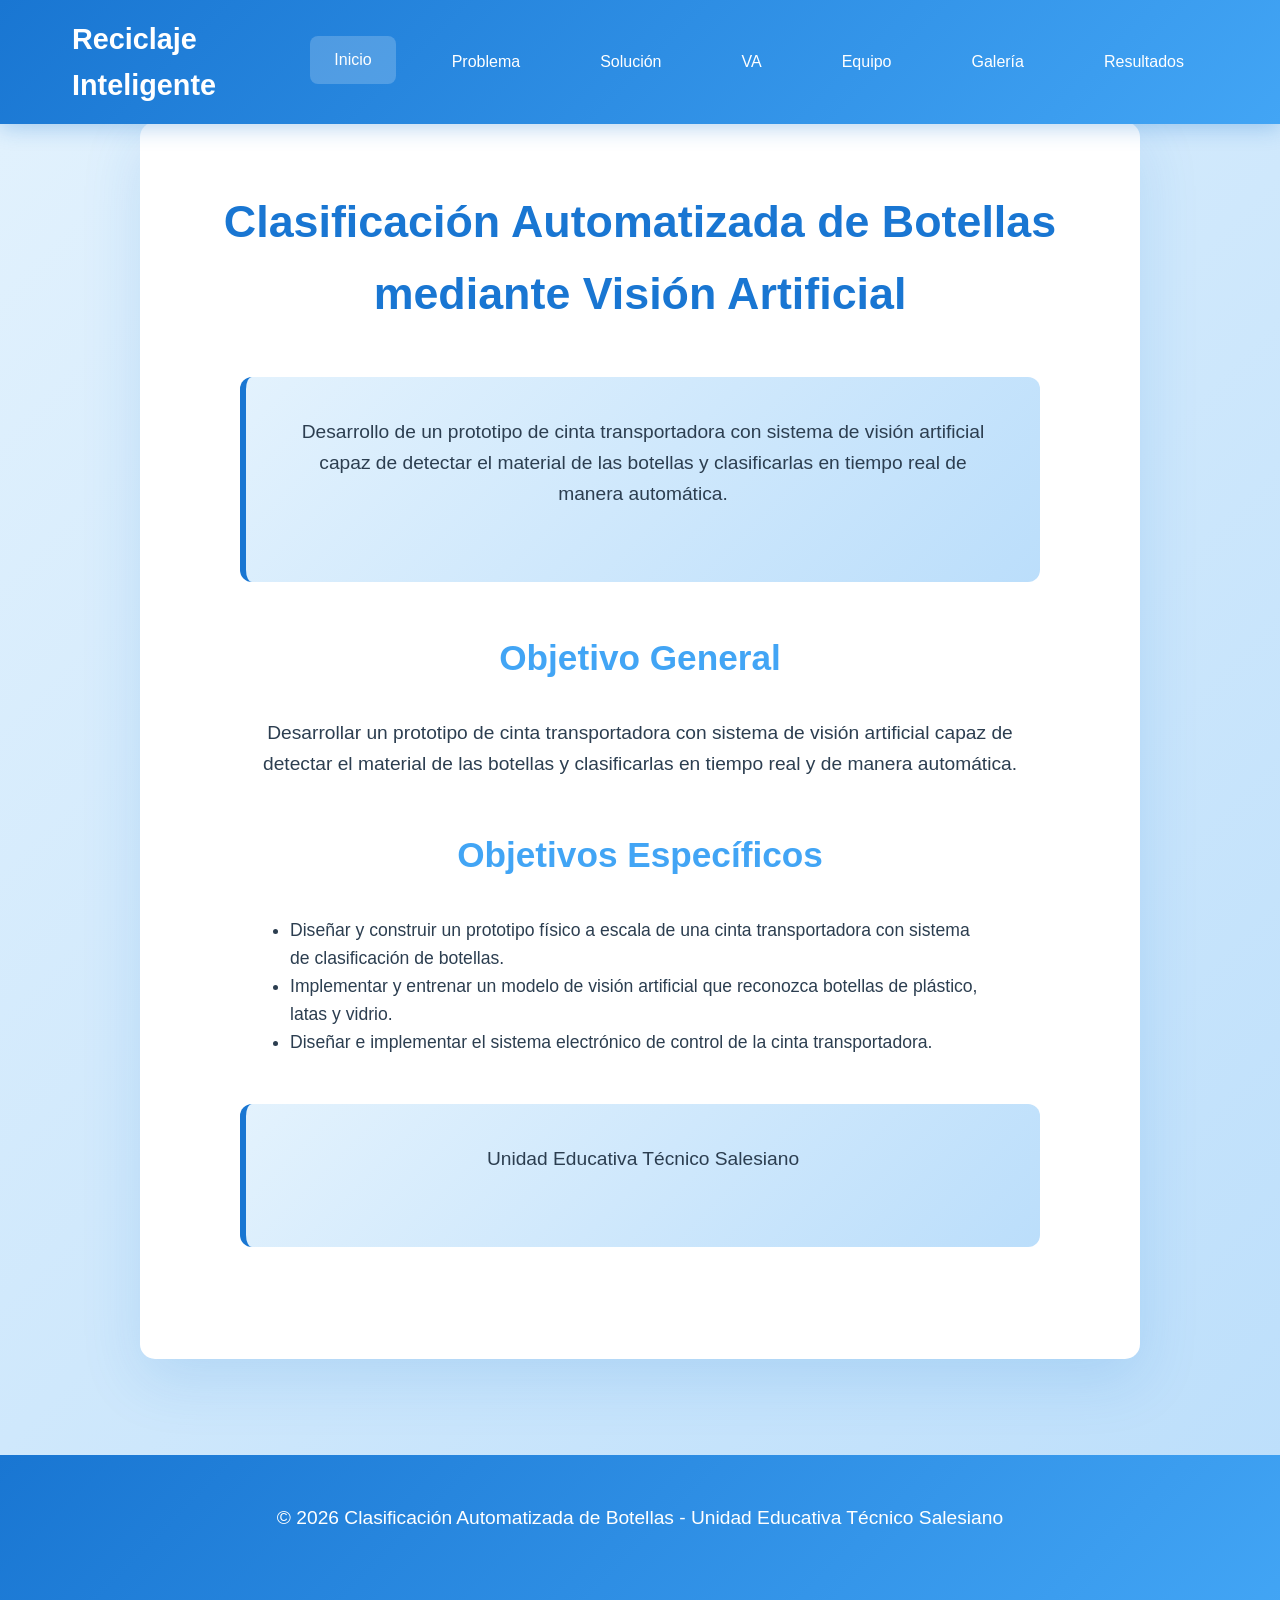
<file: index.html>
<!DOCTYPE html>
<html lang="es">
<head>
    <meta charset="UTF-8">
    <meta name="viewport" content="width=device-width, initial-scale=1.0">
    <title>Clasificación Botellas VA</title>
    <link rel="stylesheet" href="estilos.css">
</head>
<body>
    <header>
        <div class="header-content">
            <div class="logo">Reciclaje Inteligente</div>
            <nav>
                <a href="index.html" class="active">Inicio</a>
                <a href="problema.html">Problema</a>
                <a href="solucion.html">Solución</a>
                <a href="vision-artificial.html">VA</a>
                <a href="equipo.html">Equipo</a>
                <a href="galeria.html">Galería</a>
                <a href="resultados.html">Resultados</a>
            </nav>
        </div>
    </header>

    <main>
        <div class="container">
            <div class="content">
                <h1>Clasificación Automatizada de Botellas mediante Visión Artificial</h1>
                
                <div class="highlight">
                    <p>Desarrollo de un prototipo de cinta transportadora con sistema de visión artificial capaz de detectar el material de las botellas y clasificarlas en tiempo real de manera automática.</p>
                </div>

                <h2>Objetivo General</h2>
                <p>Desarrollar un prototipo de cinta transportadora con sistema de visión artificial capaz de detectar el material de las botellas y clasificarlas en tiempo real y de manera automática.</p>

                <h2>Objetivos Específicos</h2>
                <ul style="text-align: left; max-width: 700px; margin: 0 auto 3rem; font-size: 1.1rem;">
                    <li>Diseñar y construir un prototipo físico a escala de una cinta transportadora con sistema de clasificación de botellas.</li>
                    <li>Implementar y entrenar un modelo de visión artificial que reconozca botellas de plástico, latas y vidrio.</li>
                    <li>Diseñar e implementar el sistema electrónico de control de la cinta transportadora.</li>
                </ul>

                <div class="highlight">
                    <p>Unidad Educativa Técnico Salesiano</p>
                </div>
            </div>
        </div>
    </main>

    <footer>
        <div class="footer-content">
            <p>&copy; 2026 Clasificación Automatizada de Botellas - Unidad Educativa Técnico Salesiano</p>
        </div>
    </footer>

    <button class="scroll-top" onclick="scrollToTop()">↑</button>

    <script>
        window.addEventListener('scroll', () => {
            document.querySelector('.scroll-top').style.display = window.pageYOffset > 300 ? 'block' : 'none';
        });

        function scrollToTop() {
            window.scrollTo({ top: 0, behavior: 'smooth' });
        }
    </script>
</body>
</html>
</file>
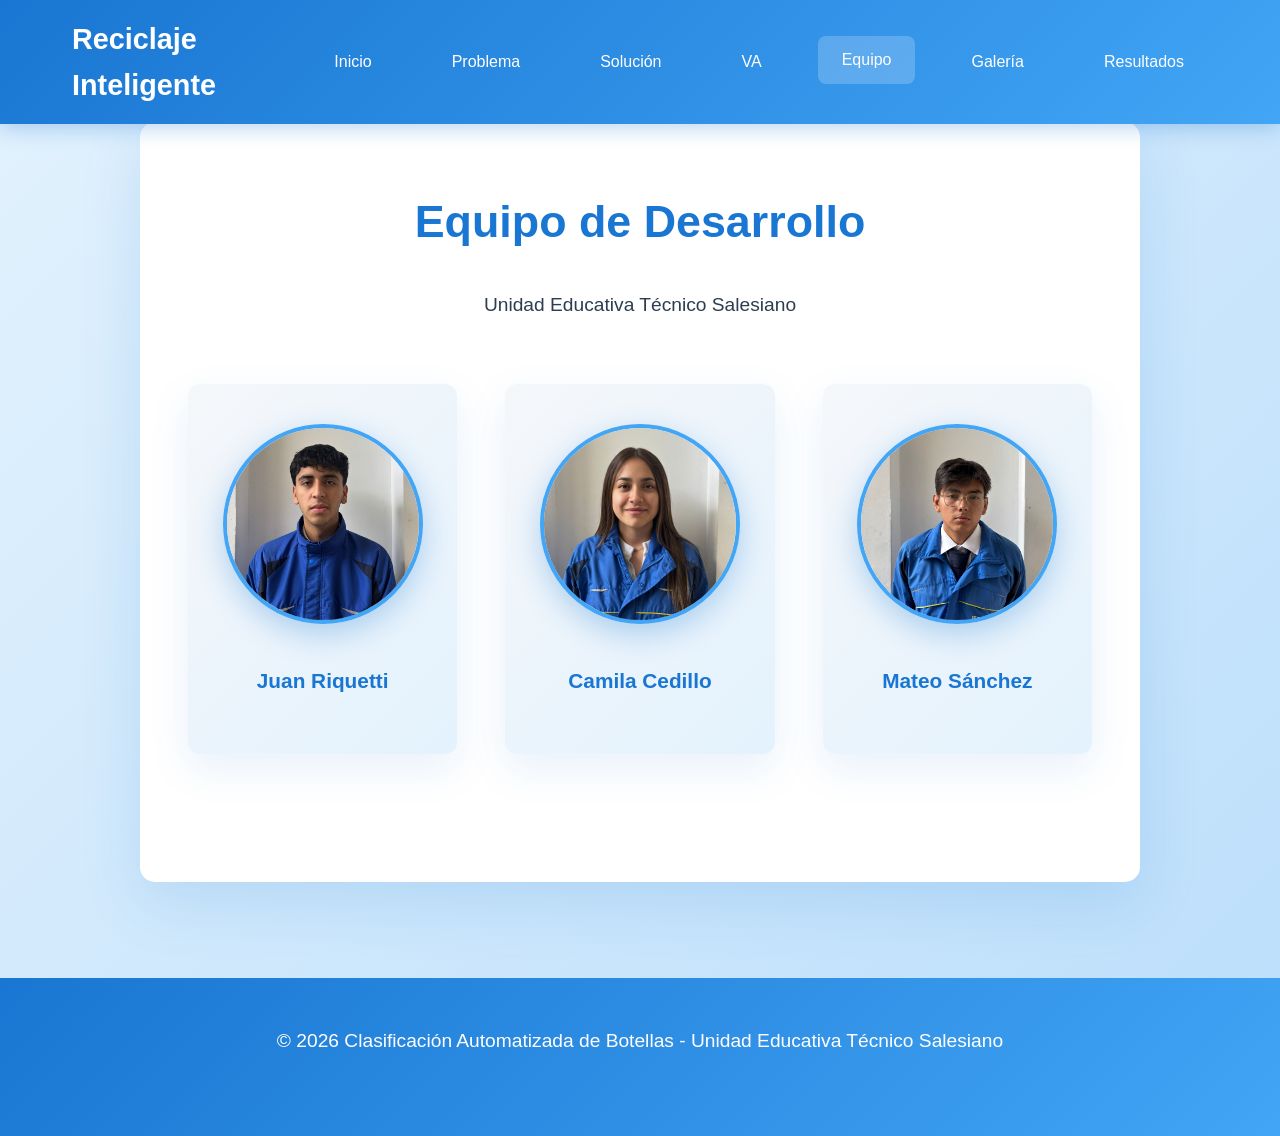
<file: equipo.html>
<!DOCTYPE html>
<html lang="es">
<head>
    <meta charset="UTF-8">
    <meta name="viewport" content="width=device-width, initial-scale=1.0">
    <title>Clasificación Botellas VA</title>
    <link rel="stylesheet" href="estilos.css">
</head>
<body>
    <header>
        <div class="header-content">
            <div class="logo">Reciclaje Inteligente</div>
            <nav>
                <a href="index.html">Inicio</a>
                <a href="problema.html">Problema</a>
                <a href="solucion.html">Solución</a>
                <a href="vision-artificial.html">VA</a>
                <a href="equipo.html" class="active">Equipo</a>
                <a href="galeria.html">Galería</a>
                <a href="resultados.html">Resultados</a>
            </nav>
        </div>
    </header>

    <main>
        <div class="container">
            <div class="content">
                <h1>Equipo de Desarrollo</h1>
                
                <p>Unidad Educativa Técnico Salesiano</p>

                <div class="team-grid" style="grid-template-columns: repeat(3, 1fr);">
                    <div class="team-member">
                        <img src="Juan.jpeg" alt="Juan" class="member-avatar">
                        <h3>Juan Riquetti</h3>
                    </div>
                    <div class="team-member">
                        <img src="Camila.jpeg" alt="Camila" class="member-avatar">
                        <h3>Camila Cedillo</h3>
                    </div>
                    <div class="team-member">
                        <img src="Mateo.jpeg" alt="Mateo" class="member-avatar">
                        <h3>Mateo Sánchez</h3>
                    </div>
                </div>
            </div>
        </div>
    </main>

    <footer>
        <div class="footer-content">
            <p>&copy; 2026 Clasificación Automatizada de Botellas - Unidad Educativa Técnico Salesiano</p>
        </div>
    </footer>

    <button class="scroll-top" onclick="scrollToTop()">↑</button>

    <script>
        window.addEventListener('scroll', () => {
            document.querySelector('.scroll-top').style.display = window.pageYOffset > 300 ? 'block' : 'none';
        });

        function scrollToTop() {
            window.scrollTo({ top: 0, behavior: 'smooth' });
        }
    </script>
</body>
</html>
</file>
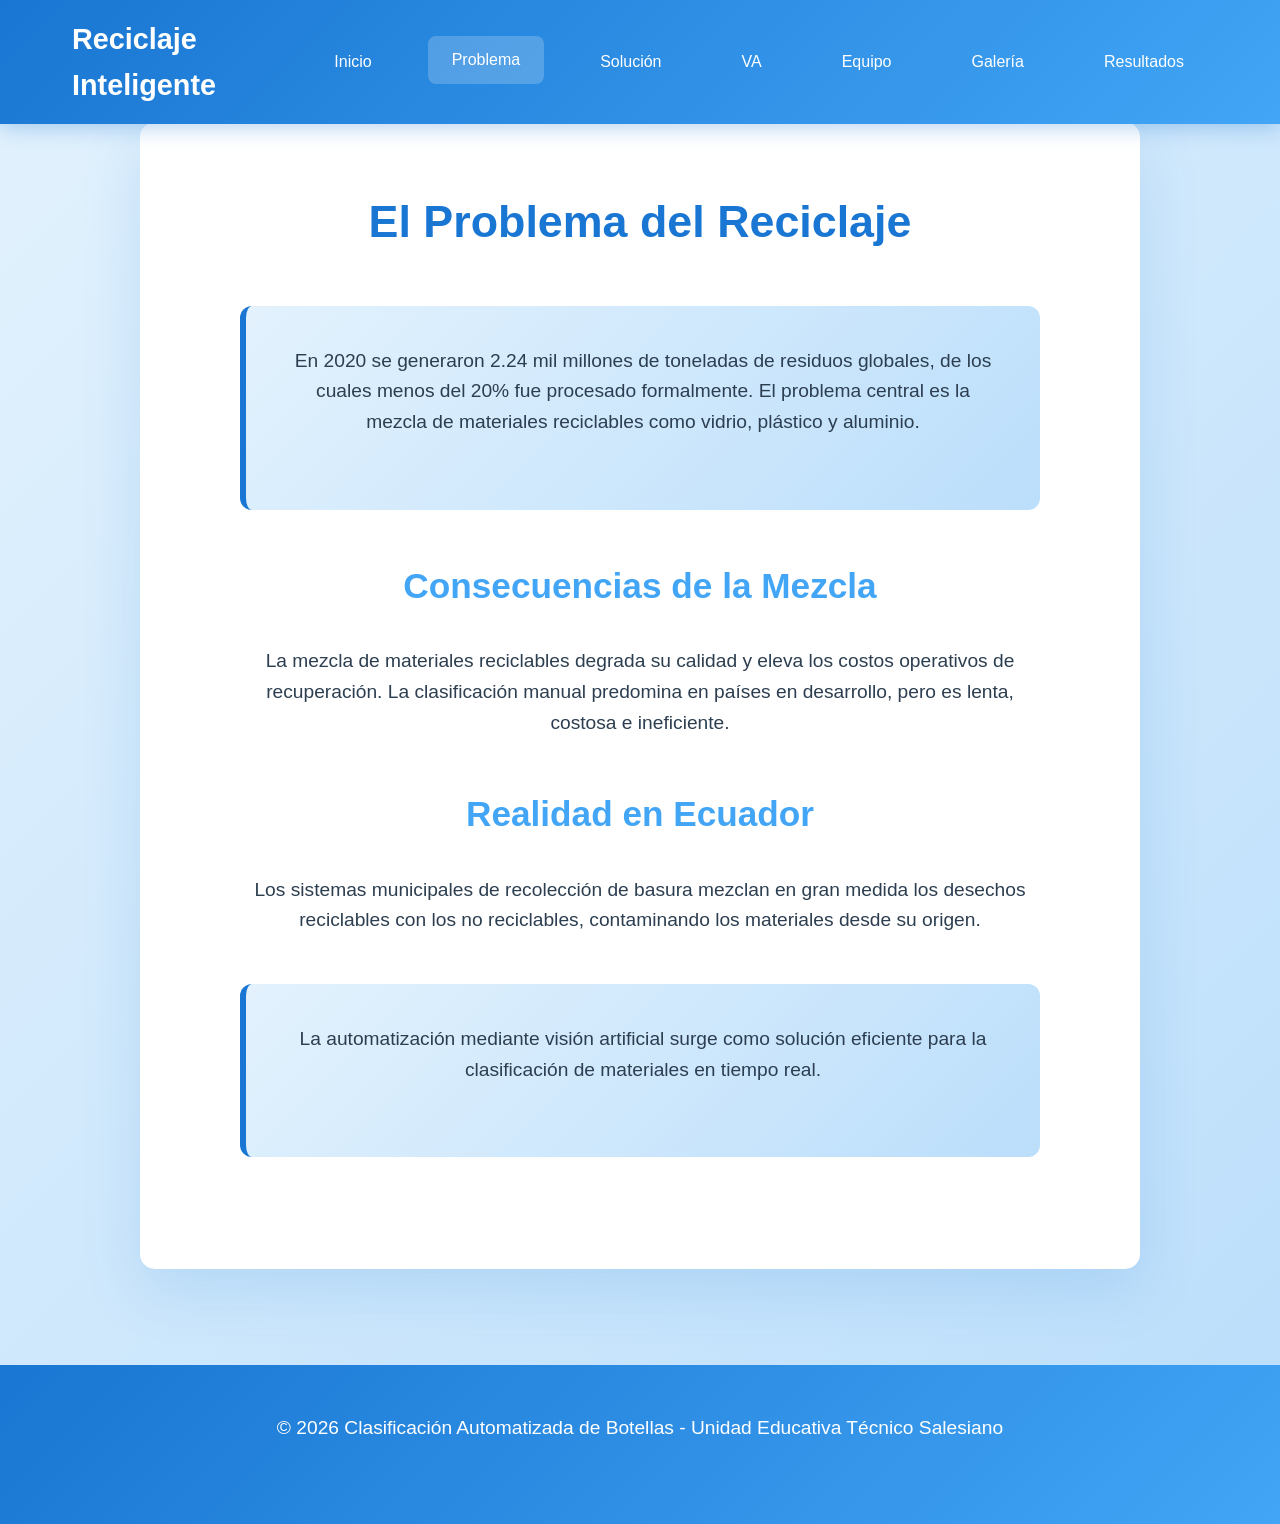
<file: problema.html>
<!DOCTYPE html>
<html lang="es">
<head>
    <meta charset="UTF-8">
    <meta name="viewport" content="width=device-width, initial-scale=1.0">
    <title>Clasificación Botellas VA</title>
    <link rel="stylesheet" href="estilos.css">
</head>
<body>
    <header>
        <div class="header-content">
            <div class="logo">Reciclaje Inteligente</div>
            <nav>
                <a href="index.html">Inicio</a>
                <a href="problema.html" class="active">Problema</a>
                <a href="solucion.html">Solución</a>
                <a href="vision-artificial.html">VA</a>
                <a href="equipo.html">Equipo</a>
                <a href="galeria.html">Galería</a>
                <a href="resultados.html">Resultados</a>
            </nav>
        </div>
    </header>

    <main>
        <div class="container">
            <div class="content">
                <h1>El Problema del Reciclaje</h1>
                
                <div class="highlight">
                    <p>En 2020 se generaron 2.24 mil millones de toneladas de residuos globales, de los cuales menos del 20% fue procesado formalmente. El problema central es la mezcla de materiales reciclables como vidrio, plástico y aluminio.</p>
                </div>

                <h2>Consecuencias de la Mezcla</h2>
                <p>La mezcla de materiales reciclables degrada su calidad y eleva los costos operativos de recuperación. La clasificación manual predomina en países en desarrollo, pero es lenta, costosa e ineficiente.</p>

                <h2>Realidad en Ecuador</h2>
                <p>Los sistemas municipales de recolección de basura mezclan en gran medida los desechos reciclables con los no reciclables, contaminando los materiales desde su origen.</p>

                <div class="highlight">
                    <p>La automatización mediante visión artificial surge como solución eficiente para la clasificación de materiales en tiempo real.</p>
                </div>
            </div>
        </div>
    </main>

    <footer>
        <div class="footer-content">
            <p>&copy; 2026 Clasificación Automatizada de Botellas - Unidad Educativa Técnico Salesiano</p>
        </div>
    </footer>

    <button class="scroll-top" onclick="scrollToTop()">↑</button>

    <script>
        window.addEventListener('scroll', () => {
            document.querySelector('.scroll-top').style.display = window.pageYOffset > 300 ? 'block' : 'none';
        });

        function scrollToTop() {
            window.scrollTo({ top: 0, behavior: 'smooth' });
        }
    </script>
</body>
</html>
</file>
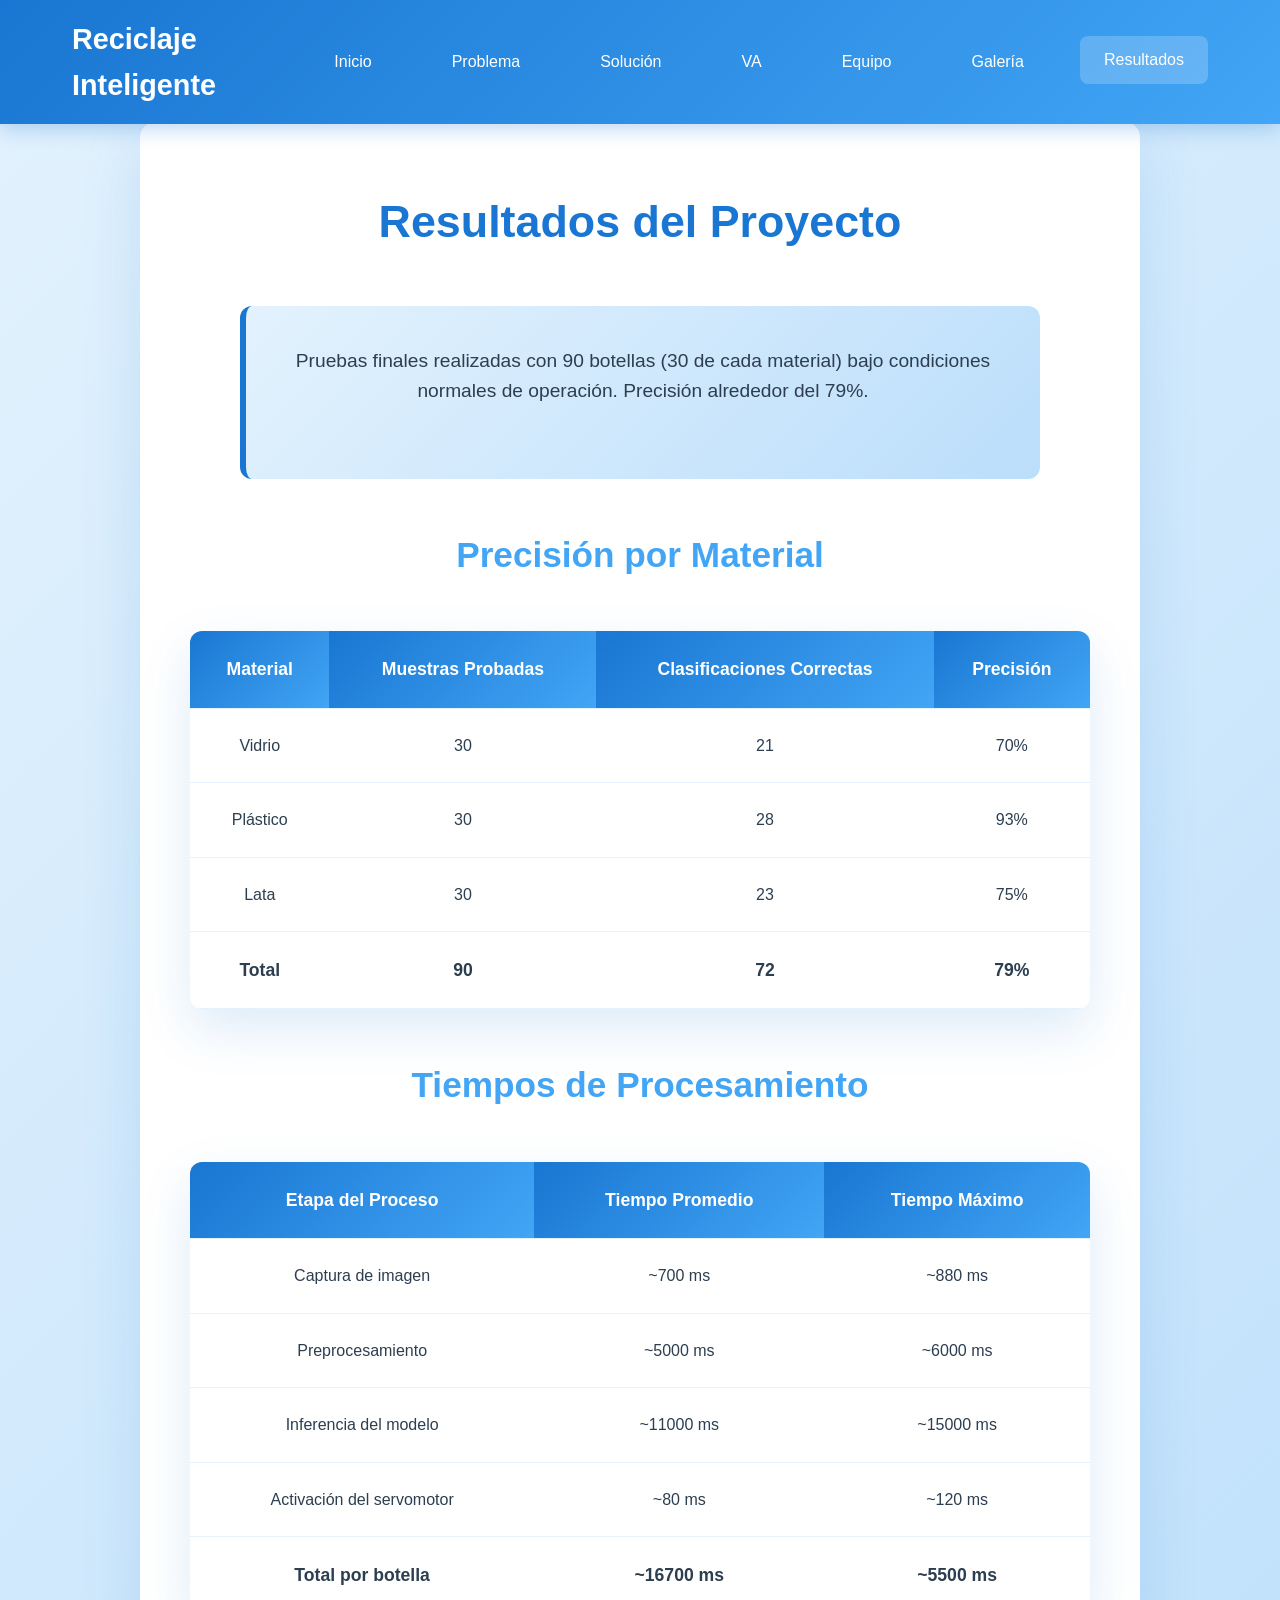
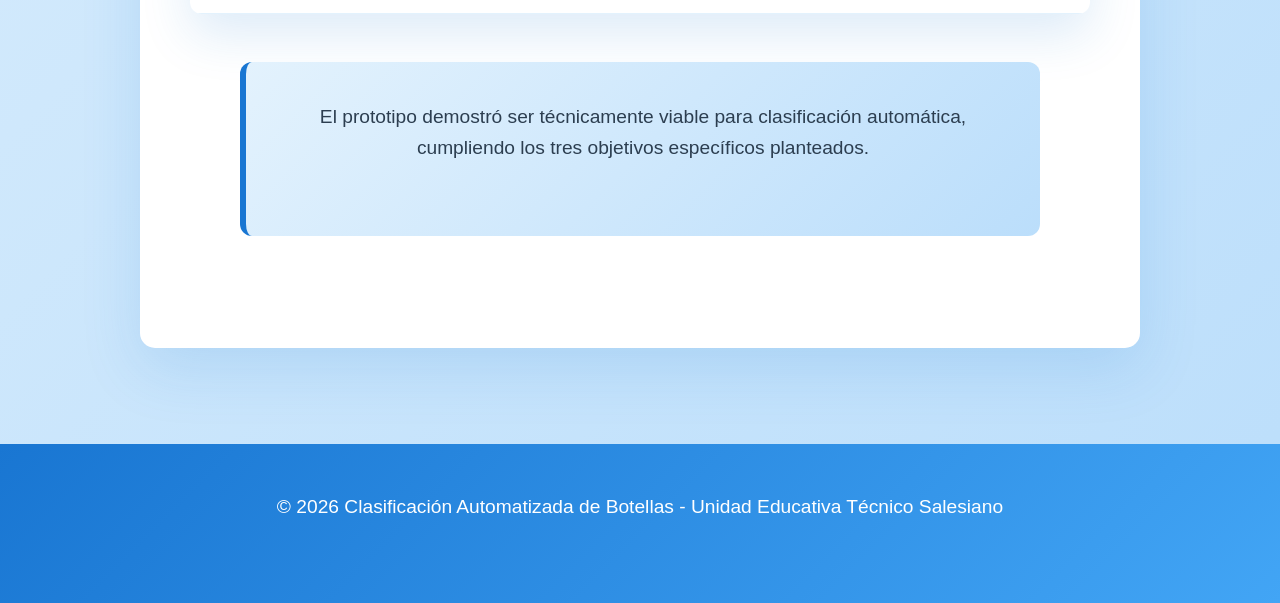
<file: resultados.html>
<!DOCTYPE html>
<html lang="es">
<head>
    <meta charset="UTF-8">
    <meta name="viewport" content="width=device-width, initial-scale=1.0">
    <title>Clasificación Botellas VA</title>
    <link rel="stylesheet" href="estilos.css">
</head>
<body>
    <header>
        <div class="header-content">
            <div class="logo">Reciclaje Inteligente</div>
            <nav>
                <a href="index.html">Inicio</a>
                <a href="problema.html">Problema</a>
                <a href="solucion.html">Solución</a>
                <a href="vision-artificial.html">VA</a>
                <a href="equipo.html">Equipo</a>
                <a href="galeria.html">Galería</a>
                <a href="resultados.html" class="active">Resultados</a>
            </nav>
        </div>
    </header>

    <main>
        <div class="container">
            <div class="content">
                <h1>Resultados del Proyecto</h1>
                
                <div class="highlight">
                    <p>Pruebas finales realizadas con 90 botellas (30 de cada material) bajo condiciones normales de operación. Precisión alrededor del 79%.</p>
                </div>

                <h2>Precisión por Material</h2>
                <table>
                    <thead>
                        <tr>
                            <th>Material</th>
                            <th>Muestras Probadas</th>
                            <th>Clasificaciones Correctas</th>
                            <th>Precisión</th>
                        </tr>
                    </thead>
                    <tbody>
                        <tr>
                            <td>Vidrio</td>
                            <td>30</td>
                            <td>21</td>
                            <td>70%</td>
                        </tr>
                        <tr>
                            <td>Plástico</td>
                            <td>30</td>
                            <td>28</td>
                            <td>93%</td>
                        </tr>
                        <tr>
                            <td>Lata</td>
                            <td>30</td>
                            <td>23</td>
                            <td>75%</td>
                        </tr>
                        <tr>
                            <td><strong>Total</strong></td>
                            <td><strong>90</strong></td>
                            <td><strong>72</strong></td>
                            <td><strong>79%</strong></td>
                        </tr>
                    </tbody>
                </table>

                <h2>Tiempos de Procesamiento</h2>
                <table>
                    <thead>
                        <tr>
                            <th>Etapa del Proceso</th>
                            <th>Tiempo Promedio</th>
                            <th>Tiempo Máximo</th>
                        </tr>
                    </thead>
                    <tbody>
                        <tr>
                            <td>Captura de imagen</td>
                            <td>~700 ms</td>
                            <td>~880 ms</td>
                        </tr>
                        <tr>
                            <td>Preprocesamiento</td>
                            <td>~5000 ms</td>
                            <td>~6000 ms</td>
                        </tr>
                        <tr>
                            <td>Inferencia del modelo</td>
                            <td>~11000 ms</td>
                            <td>~15000 ms</td>
                        </tr>
                        <tr>
                            <td>Activación del servomotor</td>
                            <td>~80 ms</td>
                            <td>~120 ms</td>
                        </tr>
                        <tr>
                            <td><strong>Total por botella</strong></td>
                            <td><strong>~16700 ms</strong></td>
                            <td><strong>~5500 ms</strong></td>
                        </tr>
                    </tbody>
                </table>

                <div class="highlight">
                    <p>El prototipo demostró ser técnicamente viable para clasificación automática, cumpliendo los tres objetivos específicos planteados.</p>
                </div>
            </div>
        </div>
    </main>

    <footer>
        <div class="footer-content">
            <p>&copy; 2026 Clasificación Automatizada de Botellas - Unidad Educativa Técnico Salesiano</p>
        </div>
    </footer>

    <button class="scroll-top" onclick="scrollToTop()">↑</button>

    <script>
        window.addEventListener('scroll', () => {
            document.querySelector('.scroll-top').style.display = window.pageYOffset > 300 ? 'block' : 'none';
        });

        function scrollToTop() {
            window.scrollTo({ top: 0, behavior: 'smooth' });
        }
    </script>
</body>
</html>
</file>
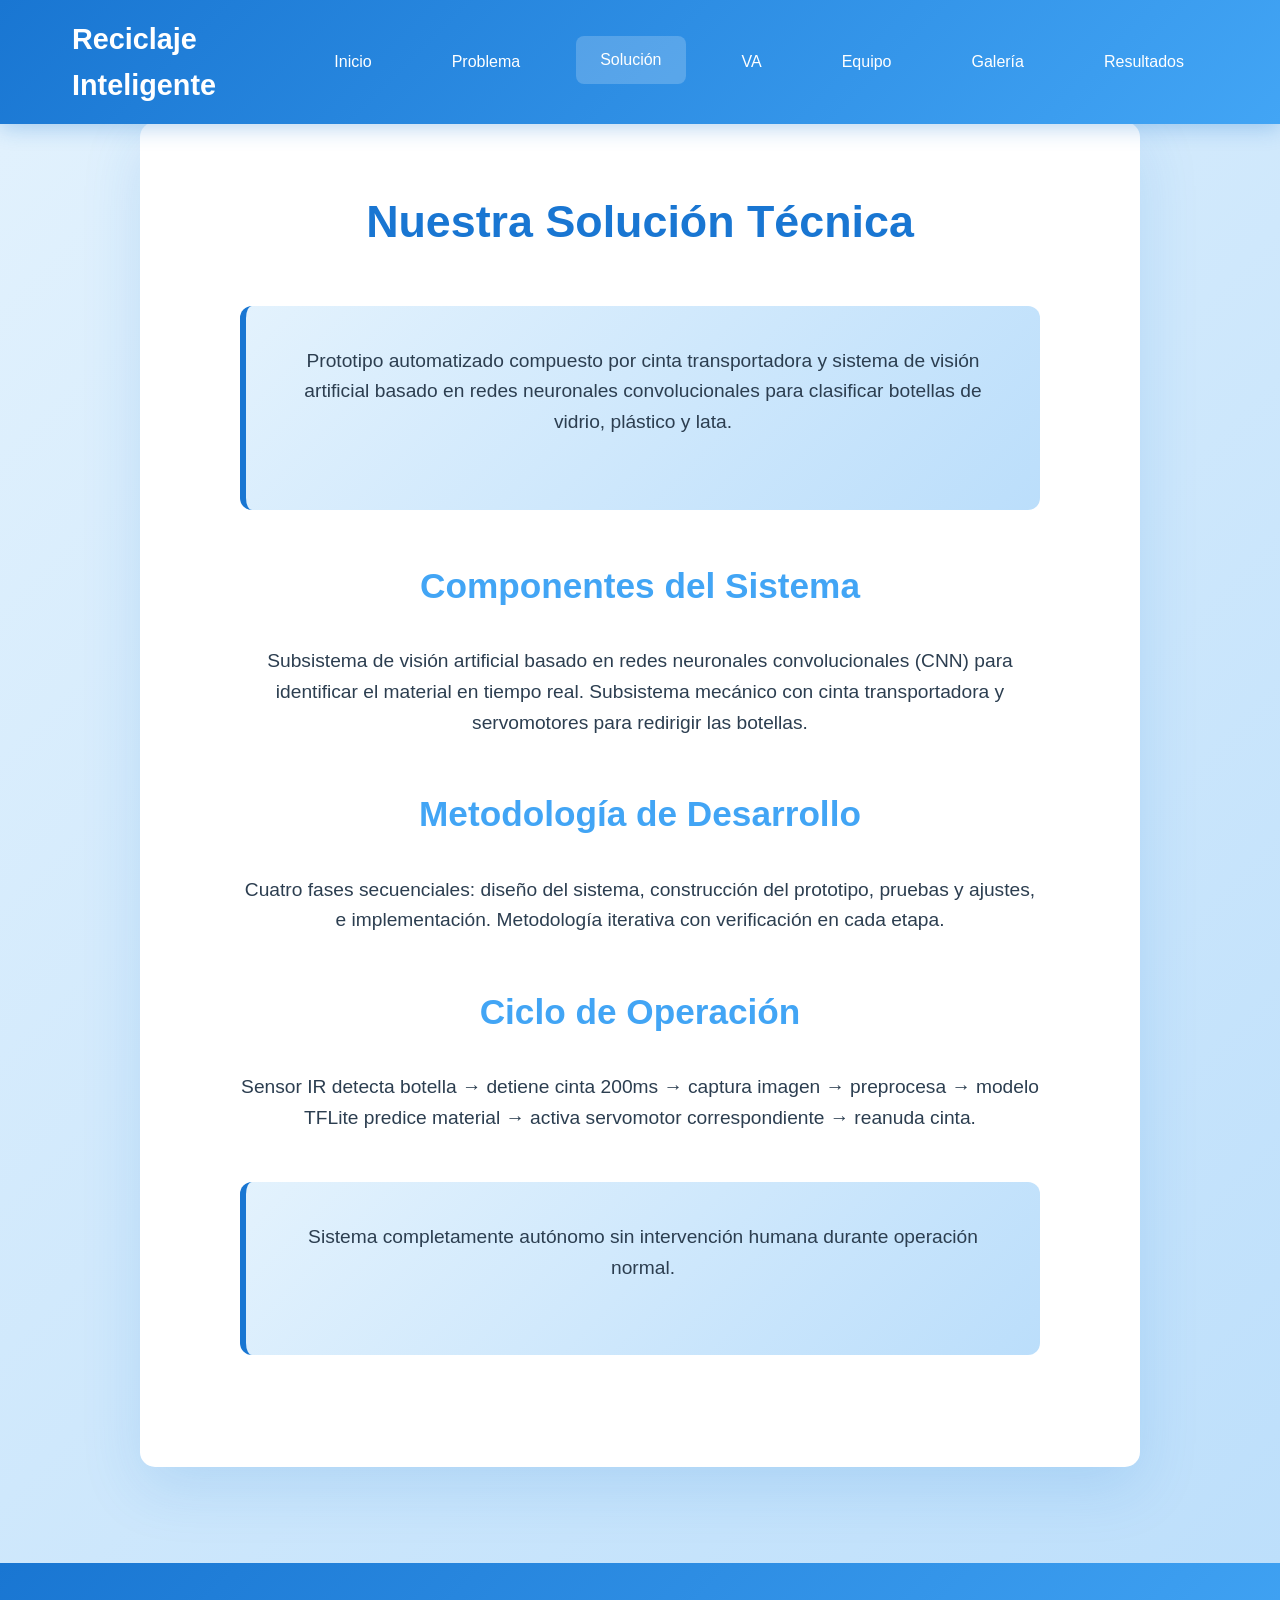
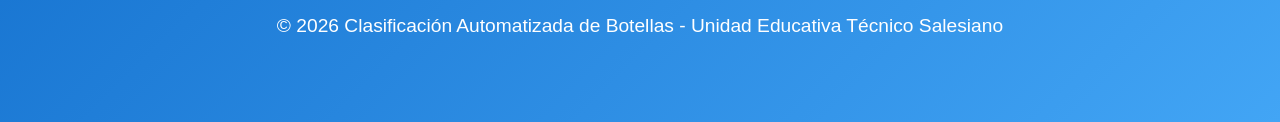
<file: solucion.html>
<!DOCTYPE html>
<html lang="es">
<head>
    <meta charset="UTF-8">
    <meta name="viewport" content="width=device-width, initial-scale=1.0">
    <title>Clasificación Botellas VA</title>
    <link rel="stylesheet" href="estilos.css">
</head>
<body>
    <header>
        <div class="header-content">
            <div class="logo">Reciclaje Inteligente</div>
            <nav>
                <a href="index.html">Inicio</a>
                <a href="problema.html">Problema</a>
                <a href="solucion.html" class="active">Solución</a>
                <a href="vision-artificial.html">VA</a>
                <a href="equipo.html">Equipo</a>
                <a href="galeria.html">Galería</a>
                <a href="resultados.html">Resultados</a>
            </nav>
        </div>
    </header>

    <main>
        <div class="container">
            <div class="content">
                <h1>Nuestra Solución Técnica</h1>
                
                <div class="highlight">
                    <p>Prototipo automatizado compuesto por cinta transportadora y sistema de visión artificial basado en redes neuronales convolucionales para clasificar botellas de vidrio, plástico y lata.</p>
                </div>

                <h2>Componentes del Sistema</h2>
                <p>Subsistema de visión artificial basado en redes neuronales convolucionales (CNN) para identificar el material en tiempo real. Subsistema mecánico con cinta transportadora y servomotores para redirigir las botellas.</p>

                <h2>Metodología de Desarrollo</h2>
                <p>Cuatro fases secuenciales: diseño del sistema, construcción del prototipo, pruebas y ajustes, e implementación. Metodología iterativa con verificación en cada etapa.</p>

                <h2>Ciclo de Operación</h2>
                <p>Sensor IR detecta botella → detiene cinta 200ms → captura imagen → preprocesa → modelo TFLite predice material → activa servomotor correspondiente → reanuda cinta.</p>

                <div class="highlight">
                    <p>Sistema completamente autónomo sin intervención humana durante operación normal.</p>
                </div>
            </div>
        </div>
    </main>

    <footer>
        <div class="footer-content">
            <p>&copy; 2026 Clasificación Automatizada de Botellas - Unidad Educativa Técnico Salesiano</p>
        </div>
    </footer>

    <button class="scroll-top" onclick="scrollToTop()">↑</button>

    <script>
        window.addEventListener('scroll', () => {
            document.querySelector('.scroll-top').style.display = window.pageYOffset > 300 ? 'block' : 'none';
        });

        function scrollToTop() {
            window.scrollTo({ top: 0, behavior: 'smooth' });
        }
    </script>
</body>
</html>
</file>
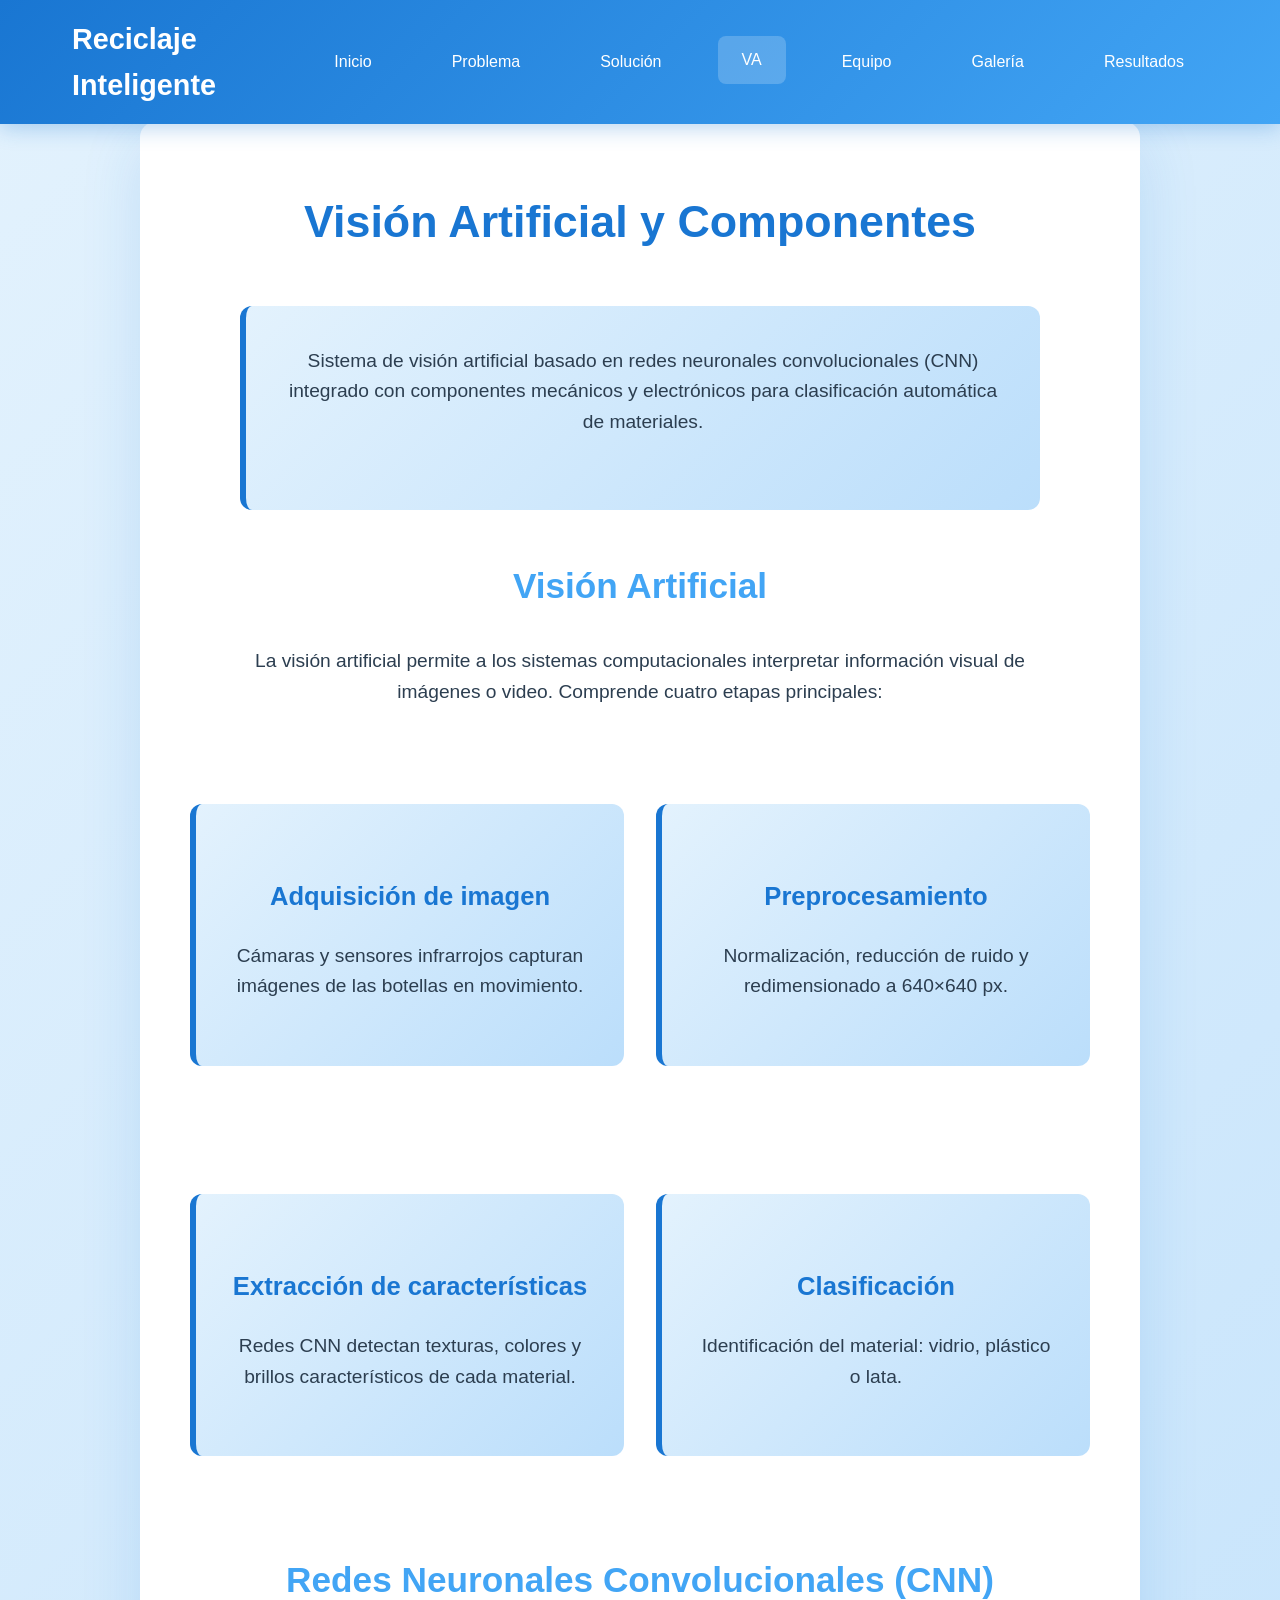
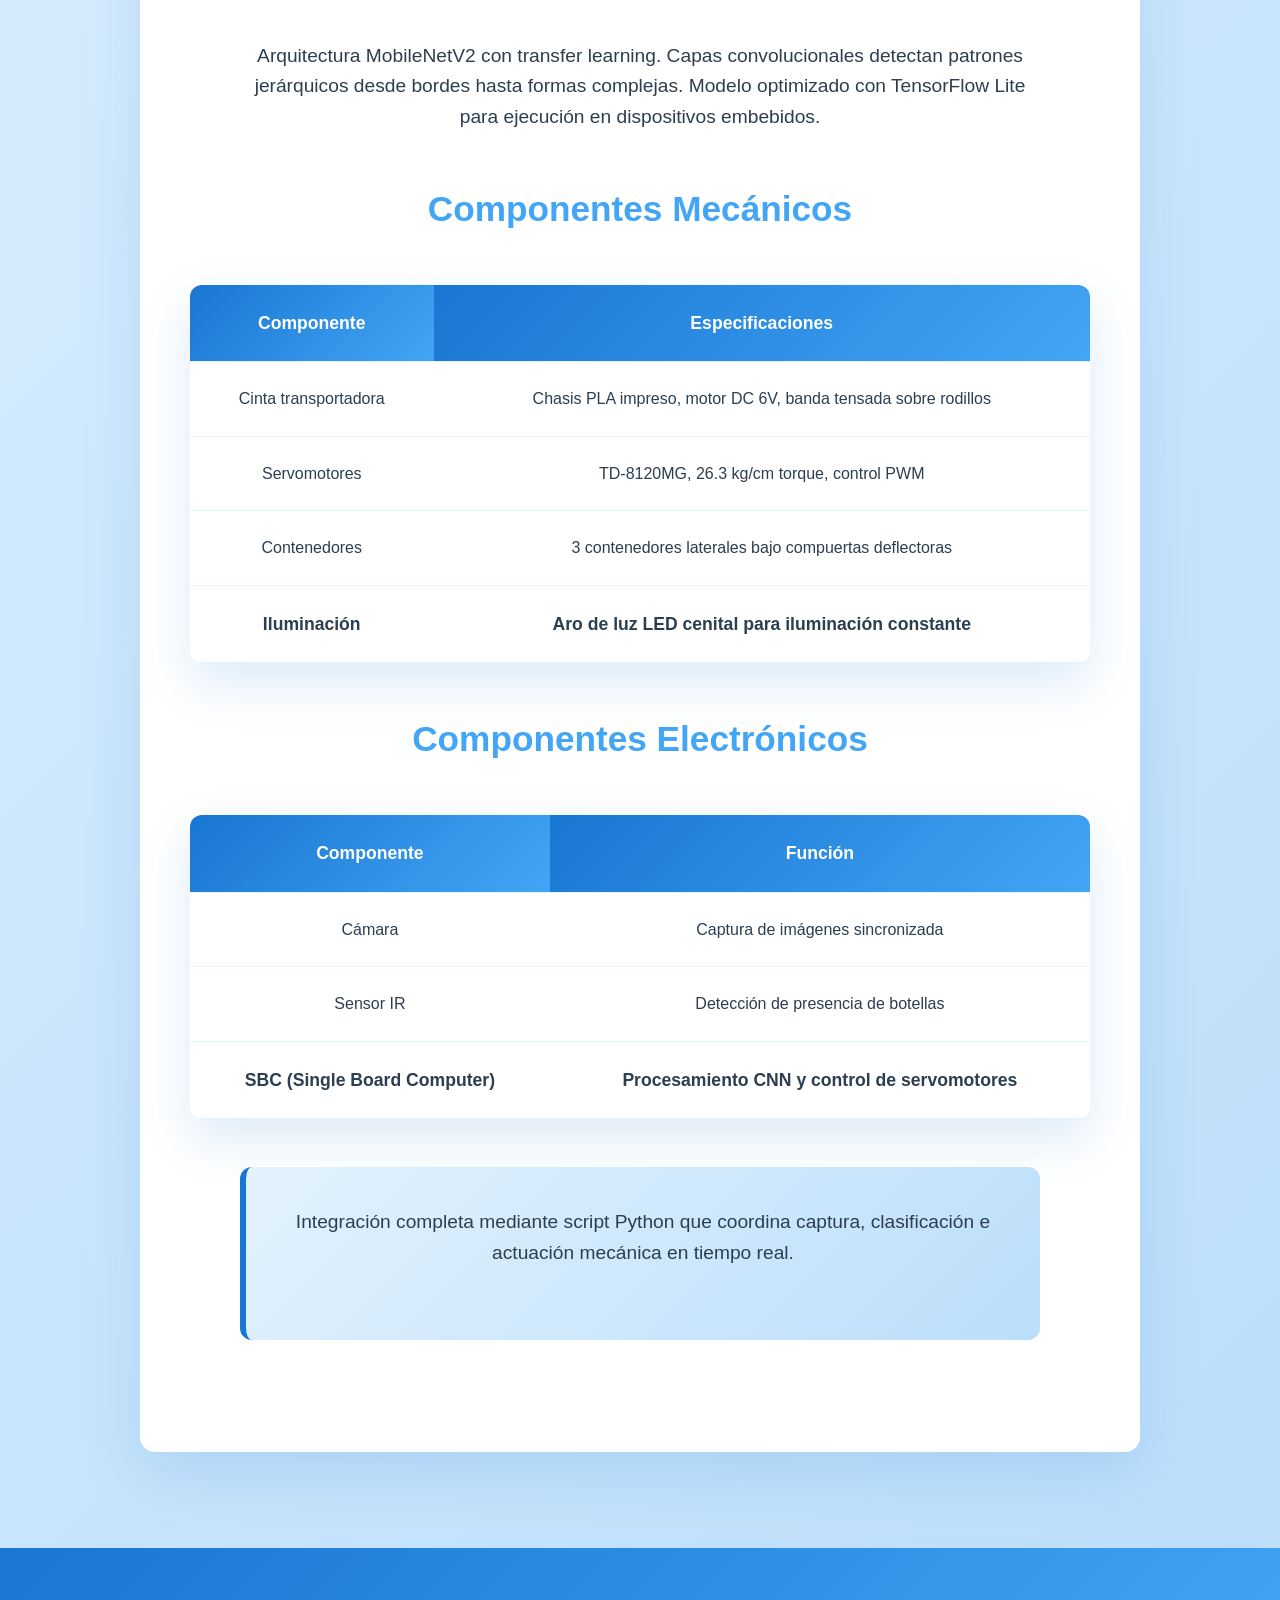
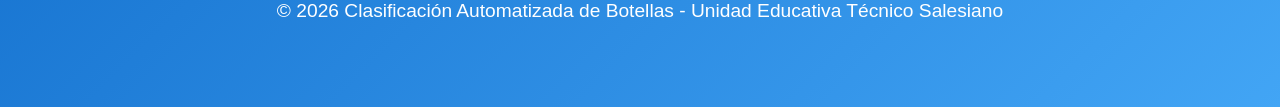
<file: vision-artificial.html>
<!DOCTYPE html>
<html lang="es">
<head>
    <meta charset="UTF-8">
    <meta name="viewport" content="width=device-width, initial-scale=1.0">
    <title>Clasificación Botellas VA</title>
    <link rel="stylesheet" href="estilos.css">
</head>
<body>
    <header>
        <div class="header-content">
            <div class="logo">Reciclaje Inteligente</div>
            <nav>
                <a href="index.html">Inicio</a>
                <a href="problema.html">Problema</a>
                <a href="solucion.html">Solución</a>
                <a href="vision-artificial.html" class="active">VA</a>
                <a href="equipo.html">Equipo</a>
                <a href="galeria.html">Galería</a>
                <a href="resultados.html">Resultados</a>
            </nav>
        </div>
    </header>

    <main>
        <div class="container">
            <div class="content">
                <h1>Visión Artificial y Componentes</h1>
                
                <div class="highlight">
                    <p>Sistema de visión artificial basado en redes neuronales convolucionales (CNN) integrado con componentes mecánicos y electrónicos para clasificación automática de materiales.</p>
                </div>

                <h2>Visión Artificial</h2>
                <p>La visión artificial permite a los sistemas computacionales interpretar información visual de imágenes o video. Comprende cuatro etapas principales:</p>
                
                <div style="display: grid; grid-template-columns: repeat(auto-fit, minmax(300px, 1fr)); gap: 2rem; margin: 3rem auto; max-width: 900px;">
                    <div class="highlight" style="padding: 2rem;">
                        <h3>Adquisición de imagen</h3>
                        <p>Cámaras y sensores infrarrojos capturan imágenes de las botellas en movimiento.</p>
                    </div>
                    <div class="highlight" style="padding: 2rem;">
                        <h3>Preprocesamiento</h3>
                        <p>Normalización, reducción de ruido y redimensionado a 640×640 px.</p>
                    </div>
                    <div class="highlight" style="padding: 2rem;">
                        <h3>Extracción de características</h3>
                        <p>Redes CNN detectan texturas, colores y brillos característicos de cada material.</p>
                    </div>
                    <div class="highlight" style="padding: 2rem;">
                        <h3>Clasificación</h3>
                        <p>Identificación del material: vidrio, plástico o lata.</p>
                    </div>
                </div>

                <h2>Redes Neuronales Convolucionales (CNN)</h2>
                <p>Arquitectura MobileNetV2 con transfer learning. Capas convolucionales detectan patrones jerárquicos desde bordes hasta formas complejas. Modelo optimizado con TensorFlow Lite para ejecución en dispositivos embebidos.</p>

                <h2>Componentes Mecánicos</h2>
                <table style="margin: 3rem auto;">
                    <thead>
                        <tr>
                            <th>Componente</th>
                            <th>Especificaciones</th>
                        </tr>
                    </thead>
                    <tbody>
                        <tr>
                            <td>Cinta transportadora</td>
                            <td>Chasis PLA impreso, motor DC 6V, banda tensada sobre rodillos</td>
                        </tr>
                        <tr>
                            <td>Servomotores</td>
                            <td>TD-8120MG, 26.3 kg/cm torque, control PWM</td>
                        </tr>
                        <tr>
                            <td>Contenedores</td>
                            <td>3 contenedores laterales bajo compuertas deflectoras</td>
                        </tr>
                        <tr>
                            <td>Iluminación</td>
                            <td>Aro de luz LED cenital para iluminación constante</td>
                        </tr>
                    </tbody>
                </table>

                <h2>Componentes Electrónicos</h2>
                <table style="margin: 3rem auto;">
                    <thead>
                        <tr>
                            <th>Componente</th>
                            <th>Función</th>
                        </tr>
                    </thead>
                    <tbody>
                        <tr>
                            <td>Cámara</td>
                            <td>Captura de imágenes sincronizada</td>
                        </tr>
                        <tr>
                            <td>Sensor IR</td>
                            <td>Detección de presencia de botellas</td>
                        </tr>
                        <tr>
                            <td>SBC (Single Board Computer)</td>
                            <td>Procesamiento CNN y control de servomotores</td>
                        </tr>
                    </tbody>
                </table>

                <div class="highlight">
                    <p>Integración completa mediante script Python que coordina captura, clasificación e actuación mecánica en tiempo real.</p>
                </div>
            </div>
        </div>
    </main>

    <footer>
        <div class="footer-content">
            <p>&copy; 2026 Clasificación Automatizada de Botellas - Unidad Educativa Técnico Salesiano</p>
        </div>
    </footer>

    <button class="scroll-top" onclick="scrollToTop()">↑</button>

    <script>
        window.addEventListener('scroll', () => {
            document.querySelector('.scroll-top').style.display = window.pageYOffset > 300 ? 'block' : 'none';
        });

        function scrollToTop() {
            window.scrollTo({ top: 0, behavior: 'smooth' });
        }
    </script>
</body>
</html>
</file>
<file: estilos.css>
* {
    margin: 0;
    padding: 0;
    box-sizing: border-box;
}

body {
    font-family: 'Segoe UI', Tahoma, Geneva, Verdana, sans-serif;
    line-height: 1.6;
    color: #2c3e50;
    background: linear-gradient(135deg, #e3f2fd 0%, #bbdefb 100%);
    min-height: 100vh;
}

header {
    background: linear-gradient(135deg, #1976d2 0%, #42a5f5 100%);
    color: white;
    padding: 1rem 0;
    position: fixed;
    width: 100%;
    top: 0;
    z-index: 1000;
    box-shadow: 0 4px 20px rgba(25, 118, 210, 0.3);
}

.header-content {
    max-width: 1200px;
    margin: 0 auto;
    display: flex;
    justify-content: space-between;
    align-items: center;
    padding: 0 2rem;
}

.logo {
    font-size: 1.8rem;
    font-weight: 600;
}

nav {
    display: flex;
    gap: 2rem;
}

nav a {
    color: white;
    text-decoration: none;
    padding: 0.7rem 1.5rem;
    border-radius: 8px;
    transition: all 0.3s ease;
    font-weight: 500;
}

nav a:hover, nav a.active {
    background: rgba(255,255,255,0.2);
    transform: translateY(-2px);
}

main {
    margin-top: 90px;
    padding: 2rem;
    min-height: calc(100vh - 180px);
}

.container {
    max-width: 1000px;
    margin: 0 auto;
    background: white;
    border-radius: 15px;
    box-shadow: 0 20px 60px rgba(25, 118, 210, 0.15);
    overflow: hidden;
}

.content {
    padding: 4rem 3rem;
    text-align: center;
}

h1 {
    font-size: 2.8rem;
    color: #1976d2;
    margin-bottom: 2rem;
    font-weight: 700;
}

h2 {
    font-size: 2.2rem;
    color: #42a5f5;
    margin: 3rem 0 2rem 0;
    font-weight: 600;
}

h3 {
    font-size: 1.6rem;
    color: #1976d2;
    margin: 2.5rem 0 1.5rem 0;
    font-weight: 600;
}

p {
    font-size: 1.2rem;
    margin-bottom: 2rem;
    max-width: 800px;
    margin-left: auto;
    margin-right: auto;
}

.highlight {
    background: linear-gradient(135deg, #e3f2fd 0%, #bbdefb 100%);
    padding: 2.5rem;
    border-radius: 12px;
    margin: 3rem auto;
    border-left: 6px solid #1976d2;
    max-width: 800px;
}

/* TEAM-GRID PERFECTO - 3 COLUMNAS IGUALES */
.team-grid {
    display: grid;
    grid-template-columns: repeat(3, 1fr);
    gap: 3rem;
    margin: 4rem auto;
    max-width: 1100px;
    width: 100%;
    justify-items: center;
    align-items: start;
}

.team-member {
    background: linear-gradient(135deg, #f5f7fa 0%, #e3f2fd 100%);
    padding: 2.5rem 1.8rem;
    border-radius: 12px;
    box-shadow: 0 15px 40px rgba(25, 118, 210, 0.1);
    transition: transform 0.3s ease, box-shadow 0.3s ease;
    width: 100%;
    max-width: 320px;
    text-align: center;
}

.team-member:hover {
    transform: translateY(-8px);
    box-shadow: 0 25px 60px rgba(25, 118, 210, 0.2);
}

.member-avatar {
    width: 200px;
    height: 200px;
    margin: 0 auto 1.5rem;
    border-radius: 50%;
    object-fit: cover;
    display: block;
    border: 4px solid #42a5f5;
    box-shadow: 0 10px 30px rgba(25, 118, 210, 0.3);
}

.team-member h3 {
    font-size: 1.3rem;
    margin-bottom: 1rem;
    color: #1976d2;
}

.team-member p {
    font-size: 1rem;
    color: #5a6c7d;
    margin-bottom: 0;
}

.gallery {
    display: grid;
    grid-template-columns: repeat(2, 1fr);
    gap: 2.5rem;
    margin: 3rem auto;
    max-width: 800px;
    justify-items: center;
}

/* centra el tercer video abajo */
.gallery-item:nth-child(3) {
    grid-column: 1 / 3;
    justify-self: center;
    max-width: 320px;
    width: 100%;
}

.gallery-item {
    position: relative;
    border-radius: 12px;
    overflow: hidden;
    box-shadow: 0 20px 50px rgba(25, 118, 210, 0.15);
    transition: all 0.4s ease;
}

.gallery-item:hover {
    transform: translateY(-10px);
    box-shadow: 0 30px 70px rgba(25, 118, 210, 0.25);
}

.gallery-item video, .gallery-item img {
    width: 100%;
    height: 280px;
    object-fit: cover;
}

.gallery-label {
    position: absolute;
    bottom: 0;
    left: 0;
    right: 0;
    background: linear-gradient(transparent, rgba(25, 118, 210, 0.95));
    color: white;
    padding: 1.5rem 1rem 1rem;
}

table {
    width: 100%;
    max-width: 900px;
    margin: 3rem auto;
    border-collapse: collapse;
    background: white;
    border-radius: 12px;
    overflow: hidden;
    box-shadow: 0 20px 50px rgba(25, 118, 210, 0.15);
}

th, td {
    padding: 1.5rem 1.2rem;
    text-align: center;
    border-bottom: 1px solid #e3f2fd;
}

th {
    background: linear-gradient(135deg, #1976d2 0%, #42a5f5 100%);
    color: white;
    font-weight: 600;
    font-size: 1.1rem;
}

tr:hover {
    background: #f0f8ff;
}

tr:last-child {
    font-weight: 600;
    font-size: 1.1rem;
}

footer {
    background: linear-gradient(135deg, #1976d2 0%, #42a5f5 100%);
    color: white;
    text-align: center;
    padding: 3rem 2rem;
    margin-top: 4rem;
}

.footer-content {
    max-width: 1000px;
    margin: 0 auto;
}

.scroll-top {
    position: fixed;
    bottom: 30px;
    right: 30px;
    background: linear-gradient(135deg, #1976d2, #42a5f5);
    color: white;
    border: none;
    width: 55px;
    height: 55px;
    border-radius: 50%;
    cursor: pointer;
    font-size: 1.3rem;
    font-weight: bold;
    box-shadow: 0 10px 30px rgba(25, 118, 210, 0.4);
    transition: all 0.3s ease;
    z-index: 1000;
    display: none;
}

.scroll-top:hover {
    transform: translateY(-5px);
    box-shadow: 0 15px 40px rgba(25, 118, 210, 0.5);
}

@media (max-width: 768px) {
    .header-content {
        flex-direction: column;
        gap: 1.5rem;
        padding: 1rem;
    }

    nav {
        flex-wrap: wrap;
        justify-content: center;
        gap: 1rem;
    }

    .content {
        padding: 2.5rem 1.5rem;
    }

    h1 {
        font-size: 2.2rem;
    }

    h2 {
        font-size: 1.8rem;
    }

    .team-grid {
        grid-template-columns: 1fr;
        gap: 2rem;
        max-width: 400px;
    }

    .team-member {
        max-width: 100%;
    }
}
/* ================= RESPONSIVE EXTRA PARA CELULARES ================= */
@media screen and (max-width: 768px) {

    body {
        overflow-x: hidden;
    }

    header {
        position: relative;
        padding: 0.8rem 0;
    }

    .header-content {
        flex-direction: column;
        padding: 0 1rem;
        gap: 1rem;
    }

    .logo {
        font-size: 1.3rem;
        text-align: center;
    }

    nav {
        width: 100%;
        flex-wrap: wrap;
        justify-content: center;
        gap: 0.5rem;
    }

    nav a {
        padding: 0.5rem 0.8rem;
        font-size: 0.85rem;
    }

    main {
        margin-top: 20px;
        padding: 1rem;
    }

    .container {
        width: 100%;
        border-radius: 12px;
    }

    .content {
        padding: 2rem 1rem;
    }

    h1 {
        font-size: 1.8rem;
        line-height: 1.3;
    }

    h2 {
        font-size: 1.4rem;
        line-height: 1.3;
    }

    h3 {
        font-size: 1.1rem;
    }

    p,
    li {
        font-size: 0.95rem;
        line-height: 1.5;
    }

    ul {
        padding-left: 1.2rem;
    }

    .highlight {
        padding: 1.5rem;
        margin: 2rem auto;
    }

    .team-grid {
        grid-template-columns: 1fr !important;
        gap: 1.5rem;
        max-width: 100%;
    }

    .member-avatar {
        width: 90px;
        height: 90px;
        font-size: 2rem;
    }

    .gallery {
        grid-template-columns: 1fr;
        gap: 1.5rem;
    }

    .gallery-item video,
    .gallery-item img {
        height: auto;
        max-height: 250px;
    }

    table {
        display: block;
        overflow-x: auto;
        white-space: nowrap;
        font-size: 0.9rem;
    }

    th, td {
        padding: 0.8rem;
        font-size: 0.85rem;
    }

    footer {
        padding: 2rem 1rem;
    }

    .scroll-top {
        width: 45px;
        height: 45px;
        font-size: 1rem;
        bottom: 20px;
        right: 20px;
    }
}
</file>
